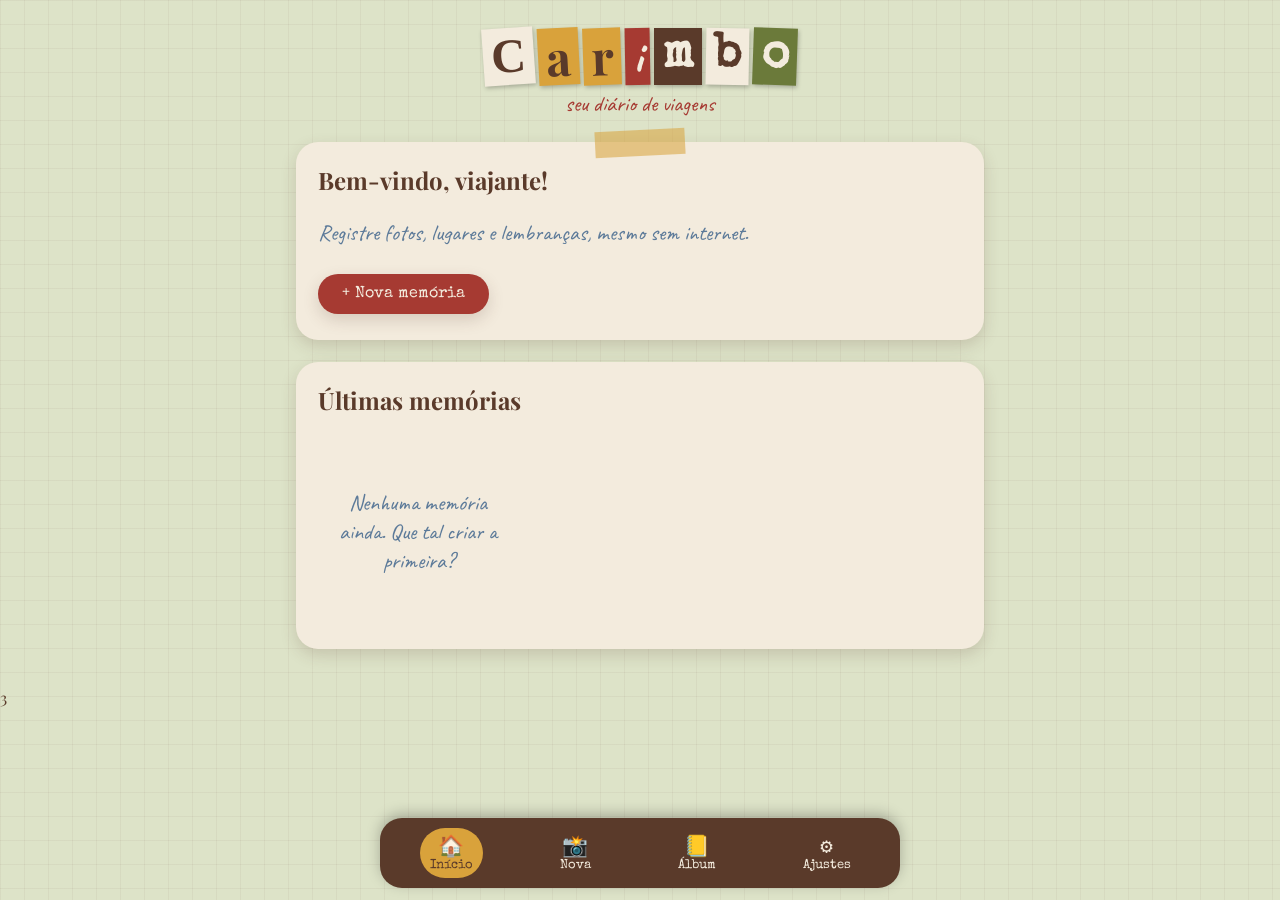
<file: index.html>
<!DOCTYPE html>
<html lang="pt-BR">
<head>
  <meta charset="UTF-8">
  <meta name="viewport" content="width=device-width, initial-scale=1.0">
  <meta name="theme-color" content="#5A3A2A">
  <link rel="manifest" href="./manifest.webmanifest">
  <link rel="stylesheet" href="./css/style.css">
  <title>Carimbo | Início</title>
</head>
<body>
  <header class="topo">
    <h1 class="recorte" data-texto="Carimbo"></h1>
    <p class="sub">seu diário de viagens</p>
  </header>

  <main>
    <section class="papel fita">
      <h2>Bem-vindo, viajante!</h2>
      <p class="nota">Registre fotos, lugares e lembranças, mesmo sem internet.</p>
      <a href="nova.html" class="btn">+ Nova memória</a>
    </section>

    <section class="papel">
      <h2>Últimas memórias</h2>
      <div id="ultimas" class="grade">
        <p class="vazio nota">Nenhuma memória ainda. Que tal criar a primeira?</p>
      </div>
    </section>
  </main>

  <nav class="nav">
    <a href="index.html" class="ativo"><span class="ico">🏠</span>Início</a>
    <a href="nova.html"><span class="ico">📸</span>Nova</a>
    <a href="album.html"><span class="ico">📒</span>Álbum</a>
    <a href="config.html"><span class="ico">⚙️</span>Ajustes</a>
  </nav>

  <script src="./js/db.js"></script>
<script src="./js/memorias.js"></script>
<script src="./js/app.js"></script>
</body>
</html>3
</file>
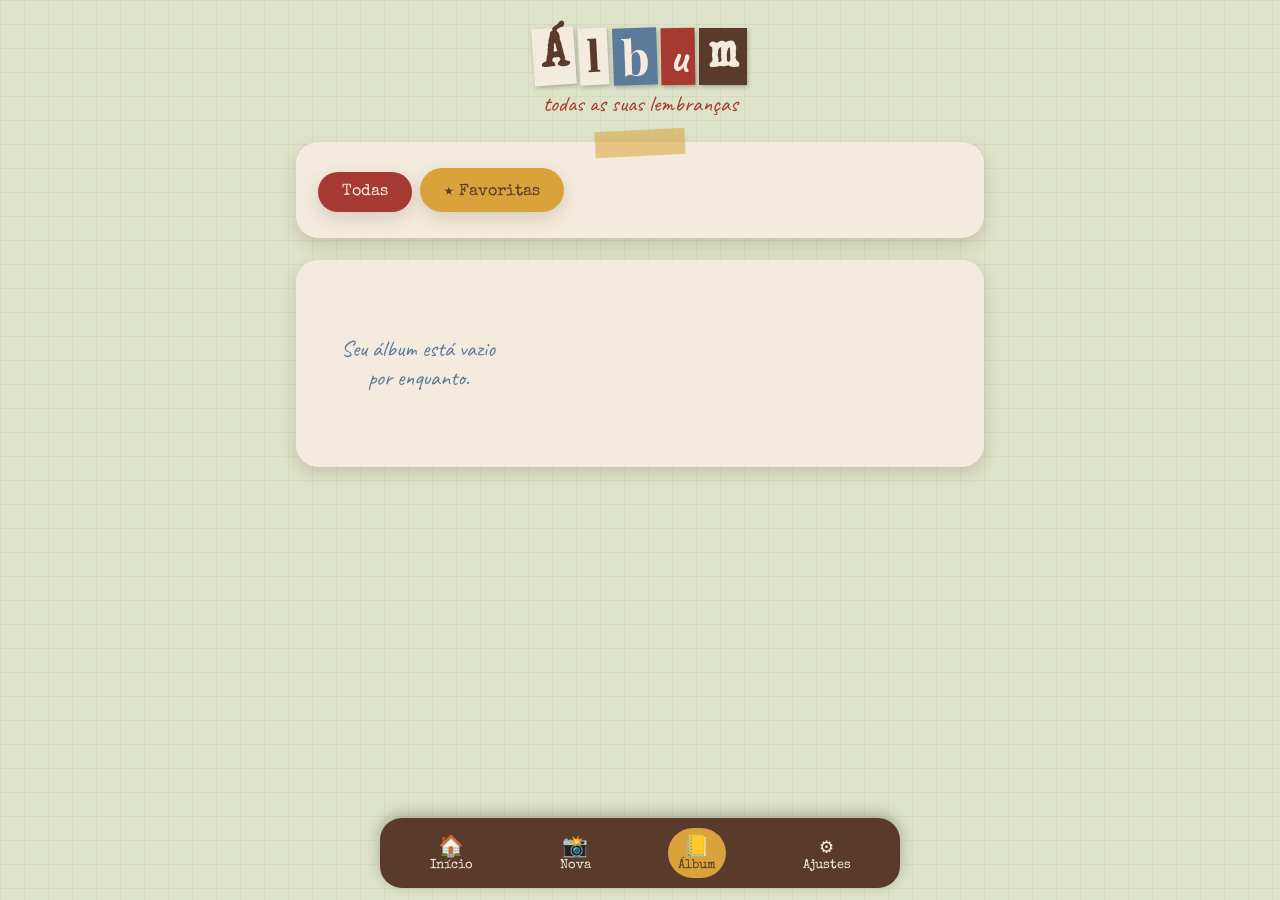
<file: album.html>
<!DOCTYPE html>
<html lang="pt-BR">
<head>
  <meta charset="UTF-8">
  <meta name="viewport" content="width=device-width, initial-scale=1.0">
  <meta name="theme-color" content="#5A3A2A">
  <link rel="manifest" href="./manifest.webmanifest">
  <link rel="stylesheet" href="./css/style.css">
  <title>Carimbo | Álbum</title>
</head>
<body>
  <header class="topo">
    <h1 class="recorte" data-texto="Álbum"></h1>
    <p class="sub">todas as suas lembranças</p>
  </header>

  <main>
    <section class="papel fita">
      <a href="#" id="filtro-todas" class="btn">Todas</a>
      <a href="#" id="filtro-fav" class="btn claro">★ Favoritas</a>
    </section>

    <section class="papel">
      <div id="lista-memorias" class="grade">
        <p class="vazio nota">Seu álbum está vazio por enquanto.</p>
      </div>
    </section>
  </main>

  <nav class="nav">
    <a href="index.html"><span class="ico">🏠</span>Início</a>
    <a href="nova.html"><span class="ico">📸</span>Nova</a>
    <a href="album.html" class="ativo"><span class="ico">📒</span>Álbum</a>
    <a href="config.html"><span class="ico">⚙️</span>Ajustes</a>
  </nav>

 <script src="./js/db.js"></script>
<script src="./js/memorias.js"></script>
<script src="./js/app.js"></script>
</body>
</html>
</file>
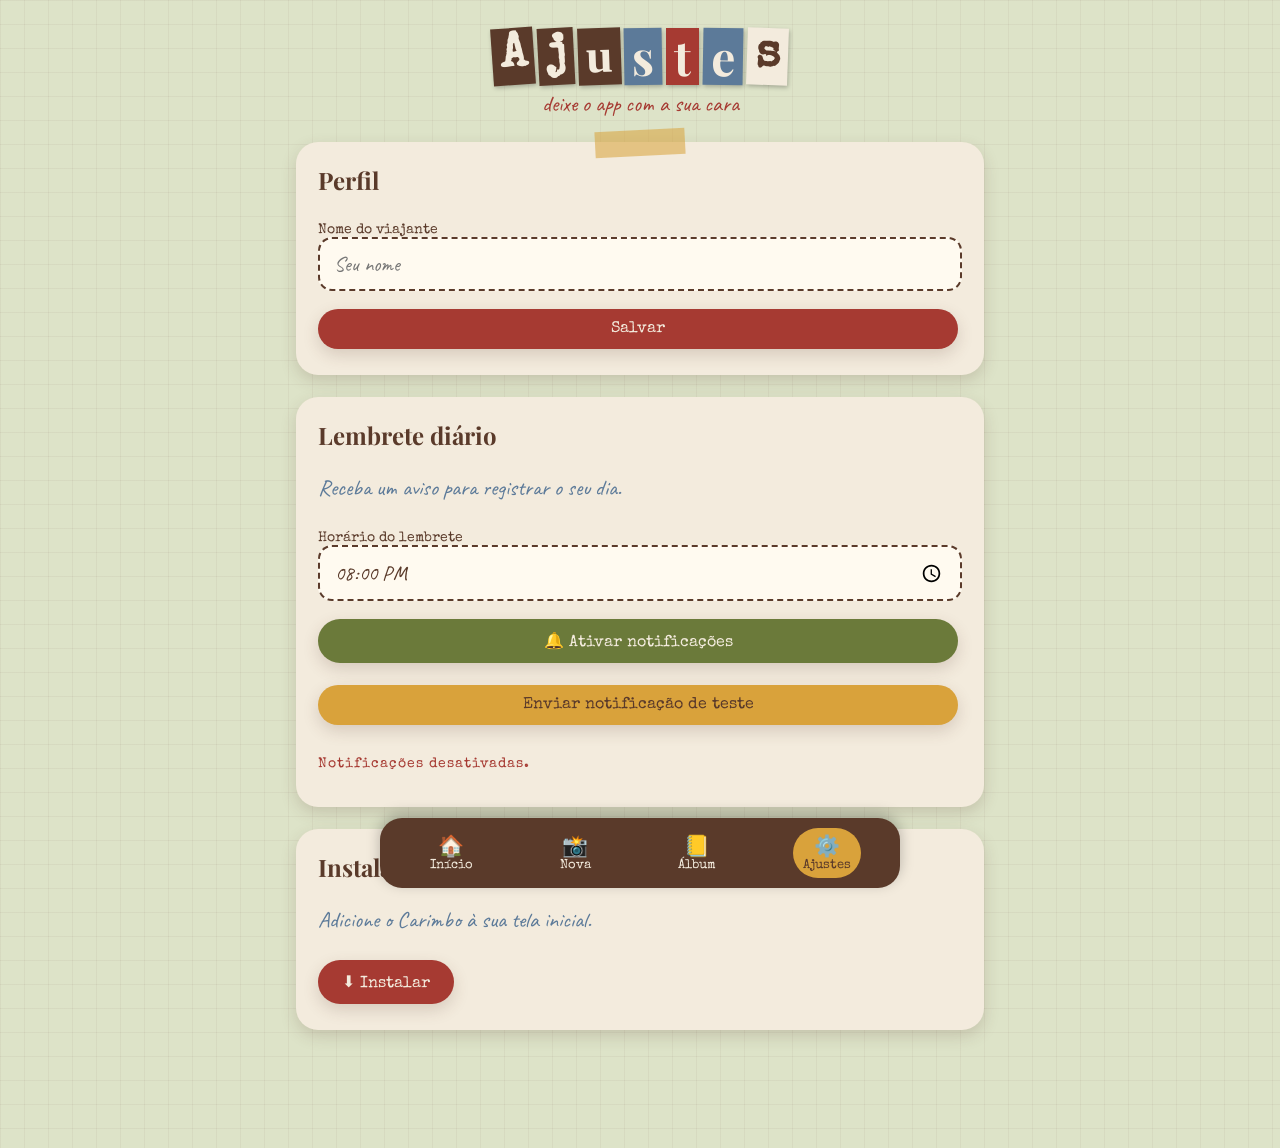
<file: config.html>
<!DOCTYPE html>
<html lang="pt-BR">
<head>
  <meta charset="UTF-8">
  <meta name="viewport" content="width=device-width, initial-scale=1.0">
  <meta name="theme-color" content="#5A3A2A">
  <link rel="manifest" href="./manifest.webmanifest">
  <link rel="stylesheet" href="./css/style.css">
  <title>Carimbo | Ajustes</title>
</head>
<body>
  <header class="topo">
    <h1 class="recorte" data-texto="Ajustes"></h1>
    <p class="sub">deixe o app com a sua cara</p>
  </header>

  <main>
    <section class="papel fita">
      <h2>Perfil</h2>
      <form id="form-perfil">
        <div>
          <label for="nome">Nome do viajante</label>
          <input type="text" id="nome" placeholder="Seu nome">
        </div>
        <button type="submit" class="btn">Salvar</button>
      </form>
    </section>

    <section class="papel">
      <h2>Lembrete diário</h2>
      <p class="nota">Receba um aviso para registrar o seu dia.</p>
      <form id="form-lembrete">
        <div>
          <label for="hora">Horário do lembrete</label>
          <input type="time" id="hora" value="20:00">
        </div>
        <button type="button" id="btn-ativar" class="btn sec">🔔 Ativar notificações</button>
        <button type="button" id="btn-teste" class="btn claro">Enviar notificação de teste</button>
        <p id="status-notif" class="carimbo">Notificações desativadas.</p>
      </form>
    </section>

    <section class="papel">
      <h2>Instalar app</h2>
      <p class="nota">Adicione o Carimbo à sua tela inicial.</p>
      <button id="btn-instalar" class="btn" hidden>⬇ Instalar</button>
    </section>
  </main>

  <nav class="nav">
    <a href="index.html"><span class="ico">🏠</span>Início</a>
    <a href="nova.html"><span class="ico">📸</span>Nova</a>
    <a href="album.html"><span class="ico">📒</span>Álbum</a>
    <a href="config.html" class="ativo"><span class="ico">⚙️</span>Ajustes</a>
  </nav>

  <script src="./js/db.js"></script>
<script src="./js/memorias.js"></script>
<script src="./js/app.js"></script>
</body>
</html>
</file>
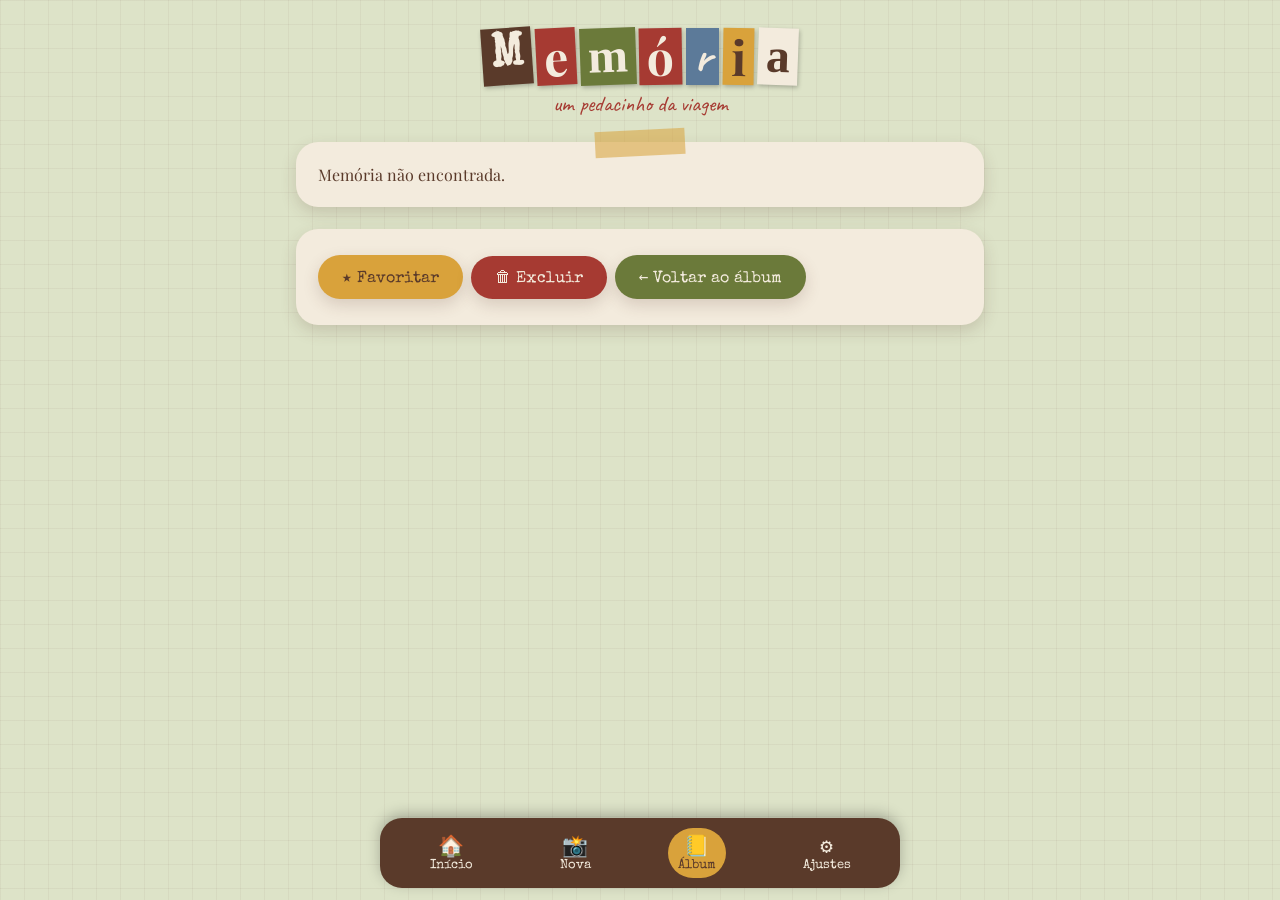
<file: detalhe.html>
<!DOCTYPE html>
<html lang="pt-BR">
<head>
  <meta charset="UTF-8">
  <meta name="viewport" content="width=device-width, initial-scale=1.0">
  <meta name="theme-color" content="#5A3A2A">
  <link rel="manifest" href="./manifest.webmanifest">
  <link rel="stylesheet" href="./css/style.css">
  <title>Carimbo | Memória</title>
</head>
<body>
  <header class="topo">
    <h1 class="recorte" data-texto="Memória"></h1>
    <p class="sub">um pedacinho da viagem</p>
  </header>

  <main>
    <article id="memoria" class="papel fita">
      <p class="vazio nota">Carregando memória...</p>
      <!-- O conteúdo (foto, título, nota, coordenadas) será preenchido via JS usando ?id= -->
    </article>

    <section class="papel">
      <button id="btn-favoritar" class="btn claro">★ Favoritar</button>
      <button id="btn-excluir" class="btn">🗑 Excluir</button>
      <a href="album.html" class="btn sec">← Voltar ao álbum</a>
    </section>
  </main>

  <nav class="nav">
    <a href="index.html"><span class="ico">🏠</span>Início</a>
    <a href="nova.html"><span class="ico">📸</span>Nova</a>
    <a href="album.html" class="ativo"><span class="ico">📒</span>Álbum</a>
    <a href="config.html"><span class="ico">⚙️</span>Ajustes</a>
  </nav>

  <script src="./js/db.js"></script>
<script src="./js/memorias.js"></script>
<script src="./js/app.js"></script>
</body>
</html>
</file>
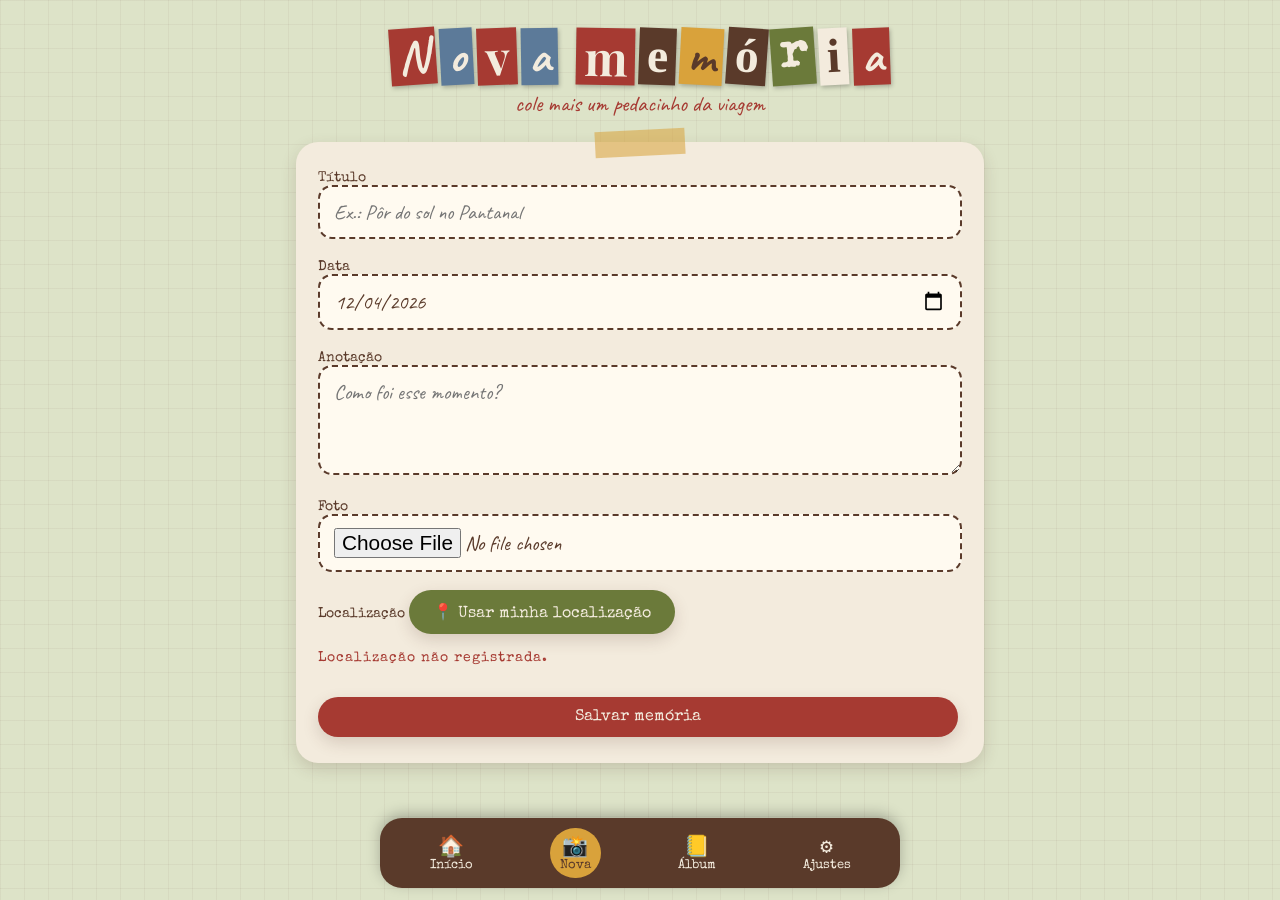
<file: nova.html>
<!DOCTYPE html>
<html lang="pt-BR">
<head>
  <meta charset="UTF-8">
  <meta name="viewport" content="width=device-width, initial-scale=1.0">
  <meta name="theme-color" content="#5A3A2A">
  <link rel="manifest" href="./manifest.webmanifest">
  <link rel="stylesheet" href="./css/style.css">
  <title>Carimbo | Nova memória</title>
</head>
<body>
  <header class="topo">
    <h1 class="recorte" data-texto="Nova memória"></h1>
    <p class="sub">cole mais um pedacinho da viagem</p>
  </header>

  <main>
    <section class="papel fita">
      <form id="form-memoria">
        <div>
          <label for="titulo">Título</label>
          <input type="text" id="titulo" placeholder="Ex.: Pôr do sol no Pantanal" required>
        </div>

        <div>
          <label for="data">Data</label>
          <input type="date" id="data" required>
        </div>

        <div>
          <label for="nota">Anotação</label>
          <textarea id="nota" placeholder="Como foi esse momento?"></textarea>
        </div>

        <div>
          <label for="foto">Foto</label>
          <input type="file" id="foto" accept="image/*" capture="environment">
          <img id="previa" alt="Prévia da foto" hidden style="width:100%;margin-top:10px;border-radius:12px;">
        </div>

        <div>
          <label>Localização</label>
          <button type="button" id="btn-gps" class="btn sec">📍 Usar minha localização</button>
          <p id="status-gps" class="carimbo">Localização não registrada.</p>
        </div>

        <button type="submit" class="btn">Salvar memória</button>
      </form>
    </section>
  </main>

  <nav class="nav">
    <a href="index.html"><span class="ico">🏠</span>Início</a>
    <a href="nova.html" class="ativo"><span class="ico">📸</span>Nova</a>
    <a href="album.html"><span class="ico">📒</span>Álbum</a>
    <a href="config.html"><span class="ico">⚙️</span>Ajustes</a>
  </nav>

  <script src="./js/db.js"></script>
<script src="./js/memorias.js"></script>
<script src="./js/app.js"></script>
</body>
</html>
</file>
<file: css/style.css>
@import url('https://fonts.googleapis.com/css2?family=Caveat:wght@500;700&family=Playfair+Display:wght@400;700&family=Special+Elite&display=swap');

:root {
  --creme: #F3EBDD;
  --salvia: #DDE3C8;
  --tijolo: #A63A32;
  --oliva: #6B7A3A;
  --mostarda: #D9A23B;
  --marrom: #5A3A2A;
  --azul: #5C7A99;
  --sombra: 0 6px 16px rgba(90, 58, 42, .18);
}

* { box-sizing: border-box; }

body {
  margin: 0;
  font-family: 'Playfair Display', Georgia, serif;
  color: var(--marrom);
  background: var(--salvia);
  background-image:
    linear-gradient(rgba(90,58,42,.05) 1px, transparent 1px),
    linear-gradient(90deg, rgba(90,58,42,.05) 1px, transparent 1px);
  background-size: 24px 24px;
  min-height: 100vh;
  padding-bottom: 80px; 
}


.topo {
  text-align: center;
  padding: 28px 16px 8px;
}
.topo .sub {
  font-family: 'Caveat', cursive;
  font-size: 1.4rem;
  color: var(--tijolo);
  margin: 4px 0 0;
}


.recorte { display: inline-flex; flex-wrap: wrap; justify-content: center; gap: 4px; margin: 0; }
.recorte span {
  display: inline-block;
  padding: 2px 8px;
  font-size: 2.2rem;
  line-height: 1.1;
  box-shadow: 1px 2px 4px rgba(0,0,0,.25);
}
.recorte .espaco { background: none; box-shadow: none; width: 10px; padding: 0; }


main { max-width: 720px; margin: 0 auto; padding: 16px; }

.papel {
  background: var(--creme);
  border-radius: 22px;
  padding: 22px;
  margin-bottom: 22px;
  box-shadow: var(--sombra);
  position: relative;
}
.papel h2 { margin-top: 0; font-size: 1.5rem; }


.papel.fita::before {
  content: "";
  position: absolute;
  top: -12px; left: 50%;
  width: 90px; height: 26px;
  background: rgba(217,162,59,.55);
  transform: translateX(-50%) rotate(-3deg);
}

.nota { font-family: 'Caveat', cursive; font-size: 1.4rem; color: var(--azul); }
.carimbo { font-family: 'Special Elite', monospace; font-size: .85rem; color: var(--tijolo); letter-spacing: 1px; }


.btn {
  display: inline-block;
  border: 0;
  border-radius: 999px;
  padding: 12px 24px;
  background: var(--tijolo);
  color: var(--creme);
  font-family: 'Special Elite', monospace;
  font-size: 1rem;
  cursor: pointer;
  text-decoration: none;
  box-shadow: var(--sombra);
}
.btn:active { transform: scale(.97); }
.btn.sec { background: var(--oliva); }
.btn.claro { background: var(--mostarda); color: var(--marrom); }


form { display: flex; flex-direction: column; gap: 14px; }
label { font-family: 'Special Elite', monospace; font-size: .9rem; }
input, textarea {
  width: 100%;
  padding: 12px 14px;
  border: 2px dashed var(--marrom);
  border-radius: 14px;
  background: #fffaf0;
  font-family: 'Caveat', cursive;
  font-size: 1.3rem;
  color: var(--marrom);
}
textarea { min-height: 110px; resize: vertical; }


.grade {
  display: grid;
  grid-template-columns: repeat(auto-fill, minmax(190px, 1fr));
  gap: 22px;
}
.polaroid {
  background: #fff;
  padding: 10px 10px 16px;
  border-radius: 6px;
  box-shadow: var(--sombra);
  text-decoration: none;
  color: var(--marrom);
  transition: transform .2s;
}
.polaroid:nth-child(odd)  { transform: rotate(-2deg); }
.polaroid:nth-child(even) { transform: rotate(2deg); }
.polaroid:hover { transform: rotate(0) scale(1.03); }
.polaroid img {
  width: 100%; aspect-ratio: 1; object-fit: cover; display: block;
  background: var(--salvia);
}
.polaroid .legenda { font-family: 'Caveat', cursive; font-size: 1.3rem; margin-top: 8px; }

.vazio { text-align: center; padding: 30px 10px; }


.nav {
  position: fixed; bottom: 0; left: 0; right: 0;
  display: flex; justify-content: space-around;
  background: var(--marrom);
  padding: 10px 6px;
  border-radius: 22px 22px 0 0;
  box-shadow: 0 -4px 14px rgba(0,0,0,.25);
}
.nav a {
  color: var(--creme);
  text-decoration: none;
  font-family: 'Special Elite', monospace;
  font-size: .8rem;
  text-align: center;
  padding: 6px 10px;
  border-radius: 999px;
}
.nav a .ico { display: block; font-size: 1.3rem; }
.nav a.ativo { background: var(--mostarda); color: var(--marrom); }


@media (min-width: 700px) {
  .recorte span { font-size: 3rem; }
  .nav { max-width: 520px; margin: 0 auto; border-radius: 22px; bottom: 12px; }
}

.polaroid .sem-foto {
  width: 100%; aspect-ratio: 1;
  display: grid; place-items: center;
  font-size: 3rem;
  background: var(--salvia);
}
.polaroid .carimbo { margin-top: 2px; }

.foto-detalhe {
  width: 100%;
  border: 10px solid #fff;
  border-radius: 6px;
  box-shadow: var(--sombra);
  transform: rotate(-1.5deg);
  margin-bottom: 14px;
}
.btn { margin: 4px 4px 4px 0; }
</file>
